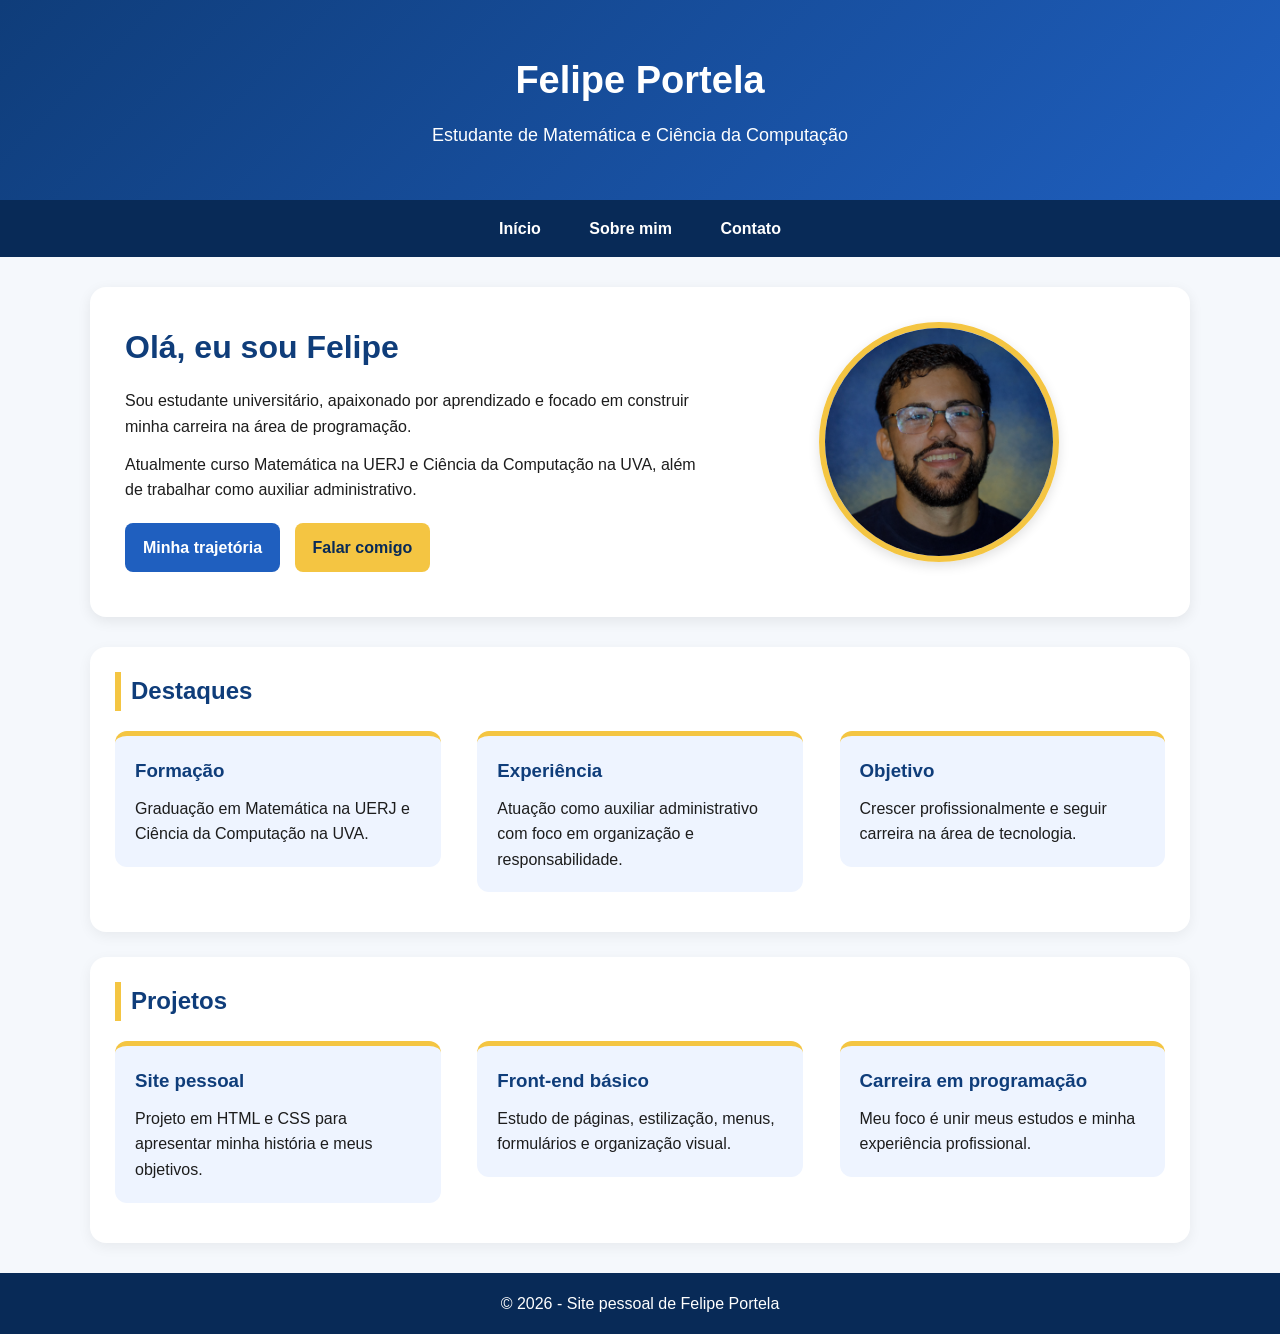
<file: index.html>
<!DOCTYPE html>
<html lang="pt-BR">
<head>
    <meta charset="UTF-8">
    <meta name="viewport" content="width=device-width, initial-scale=1.0">
    <title>Felipe Portela | Início</title>
    <link rel="stylesheet" href="style.css">
</head>
<body>

    <header class="topo">
        <div class="container">
            <h1>Felipe Portela</h1>
            <p>Estudante de Matemática e Ciência da Computação</p>
        </div>
    </header>

    <nav class="menu-area">
        <div class="container">
            <ul class="menu">
                <li><a href="index.html">Início</a></li>
                <li><a href="sobre.html">Sobre mim</a></li>
                <li><a href="contato.html">Contato</a></li>
            </ul>
        </div>
    </nav>

    <main class="container">

        <section class="hero">
            <div class="hero-texto">
                <h2>Olá, eu sou Felipe</h2>
                <p>
                    Sou estudante universitário, apaixonado por aprendizado e focado
                    em construir minha carreira na área de programação.
                </p>
                <p>
                    Atualmente curso Matemática na UERJ e Ciência da Computação na UVA,
                    além de trabalhar como auxiliar administrativo.
                </p>

                <div class="botoes">
                    <a href="sobre.html" class="botao">Minha trajetória</a>
                    <a href="contato.html" class="botao botao-amarelo">Falar comigo</a>
                </div>
            </div>

            <div class="hero-imagem">
                <img src="perfil.png" alt="foto do Felipe">
            </div>
        </section>

        <section class="bloco">
            <h2>Destaques</h2>

            <div class="cards">
                <article class="card">
                    <h3>Formação</h3>
                    <p>Graduação em Matemática na UERJ e Ciência da Computação na UVA.</p>
                </article>

                <article class="card">
                    <h3>Experiência</h3>
                    <p>Atuação como auxiliar administrativo com foco em organização e responsabilidade.</p>
                </article>

                <article class="card">
                    <h3>Objetivo</h3>
                    <p>Crescer profissionalmente e seguir carreira na área de tecnologia.</p>
                </article>
            </div>
        </section>

        <section class="bloco">
            <h2>Projetos</h2>

            <div class="cards">
                <article class="card">
                    <h3>Site pessoal</h3>
                    <p>Projeto em HTML e CSS para apresentar minha história e meus objetivos.</p>
                </article>

                <article class="card">
                    <h3>Front-end básico</h3>
                    <p>Estudo de páginas, estilização, menus, formulários e organização visual.</p>
                </article>

                <article class="card">
                    <h3>Carreira em programação</h3>
                    <p>Meu foco é unir meus estudos e minha experiência profissional.</p>
                </article>
            </div>
        </section>

    </main>

    <footer>
        <p>© 2026 - Site pessoal de Felipe Portela</p>
    </footer>

</body>
</html>
</file>
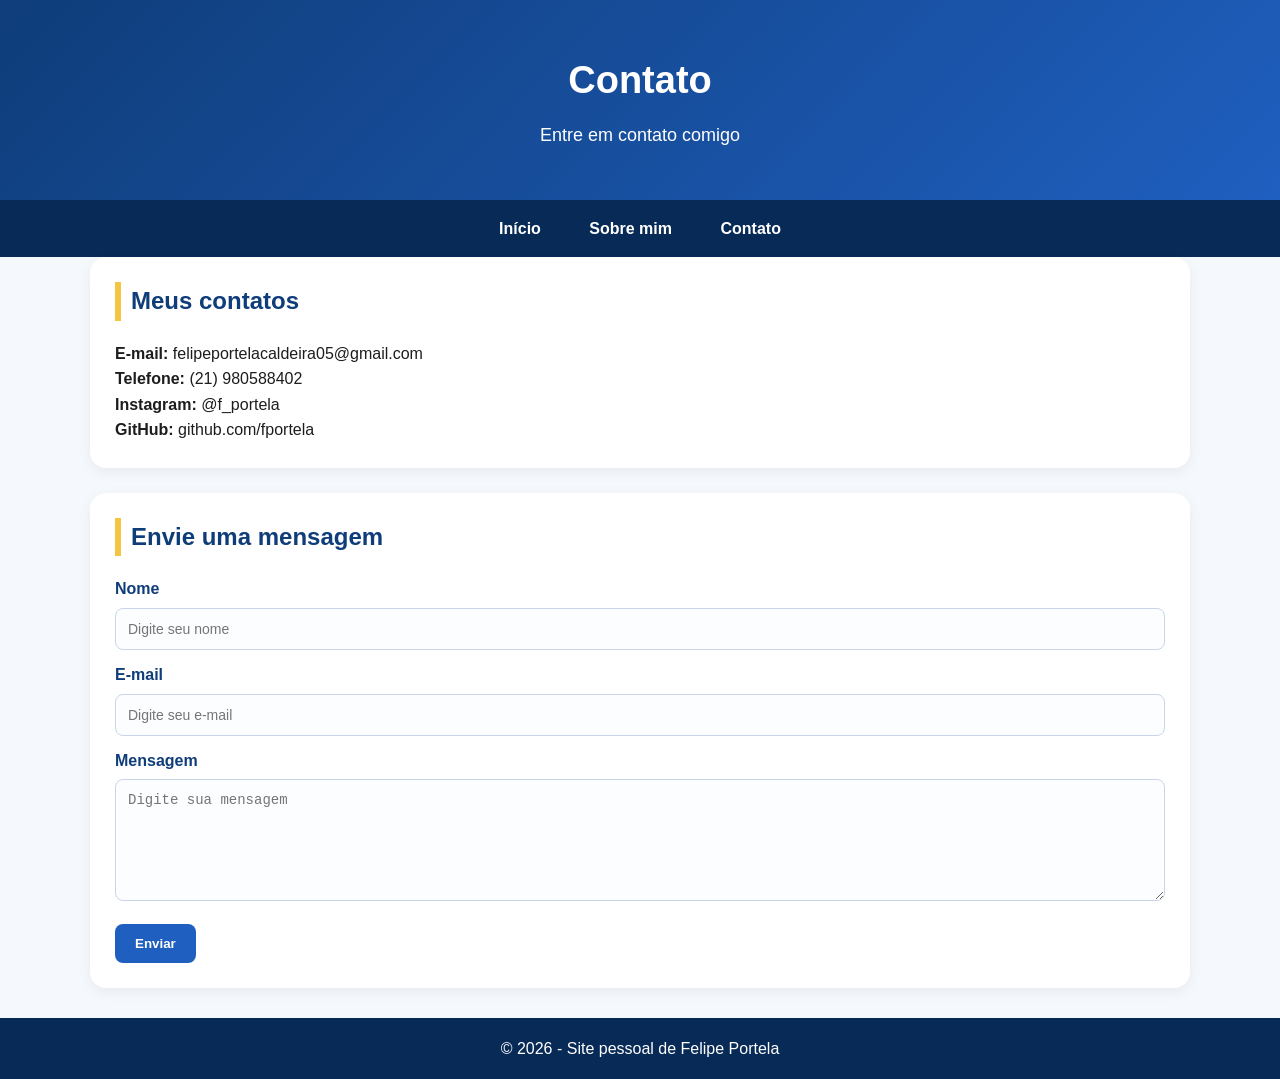
<file: contato.html>
<!DOCTYPE html>
<html lang="pt-BR">
<head>
    <meta charset="UTF-8">
    <meta name="viewport" content="width=device-width, initial-scale=1.0">
    <title>Felipe Portela | Contato</title>
    <link rel="stylesheet" href="style.css">
</head>
<body>

    <header class="topo">
        <div class="container">
            <h1>Contato</h1>
            <p>Entre em contato comigo</p>
        </div>
    </header>

    <nav class="menu-area">
        <div class="container">
            <ul class="menu">
                <li><a href="index.html">Início</a></li>
                <li><a href="sobre.html">Sobre mim</a></li>
                <li><a href="contato.html">Contato</a></li>
            </ul>
        </div>
    </nav>

    <main class="container">

        <section class="bloco">
            <h2>Meus contatos</h2>
            <p><strong>E-mail:</strong> felipeportelacaldeira05@gmail.com</p>
            <p><strong>Telefone:</strong> (21) 980588402</p>
            <p><strong>Instagram:</strong> @f_portela</p>
            <p><strong>GitHub:</strong> github.com/fportela</p>
        </section>

        <section class="bloco">
            <h2>Envie uma mensagem</h2>

            <form>
                <label for="nome">Nome</label>
                <input type="text" id="nome" name="nome" placeholder="Digite seu nome">

                <label for="email">E-mail</label>
                <input type="email" id="email" name="email" placeholder="Digite seu e-mail">

                <label for="mensagem">Mensagem</label>
                <textarea id="mensagem" name="mensagem" rows="6" placeholder="Digite sua mensagem"></textarea>

                <button type="submit">Enviar</button>
            </form>
        </section>

    </main>

    <footer>
        <p>© 2026 - Site pessoal de Felipe Portela</p>
    </footer>

</body>
</html>
</file>
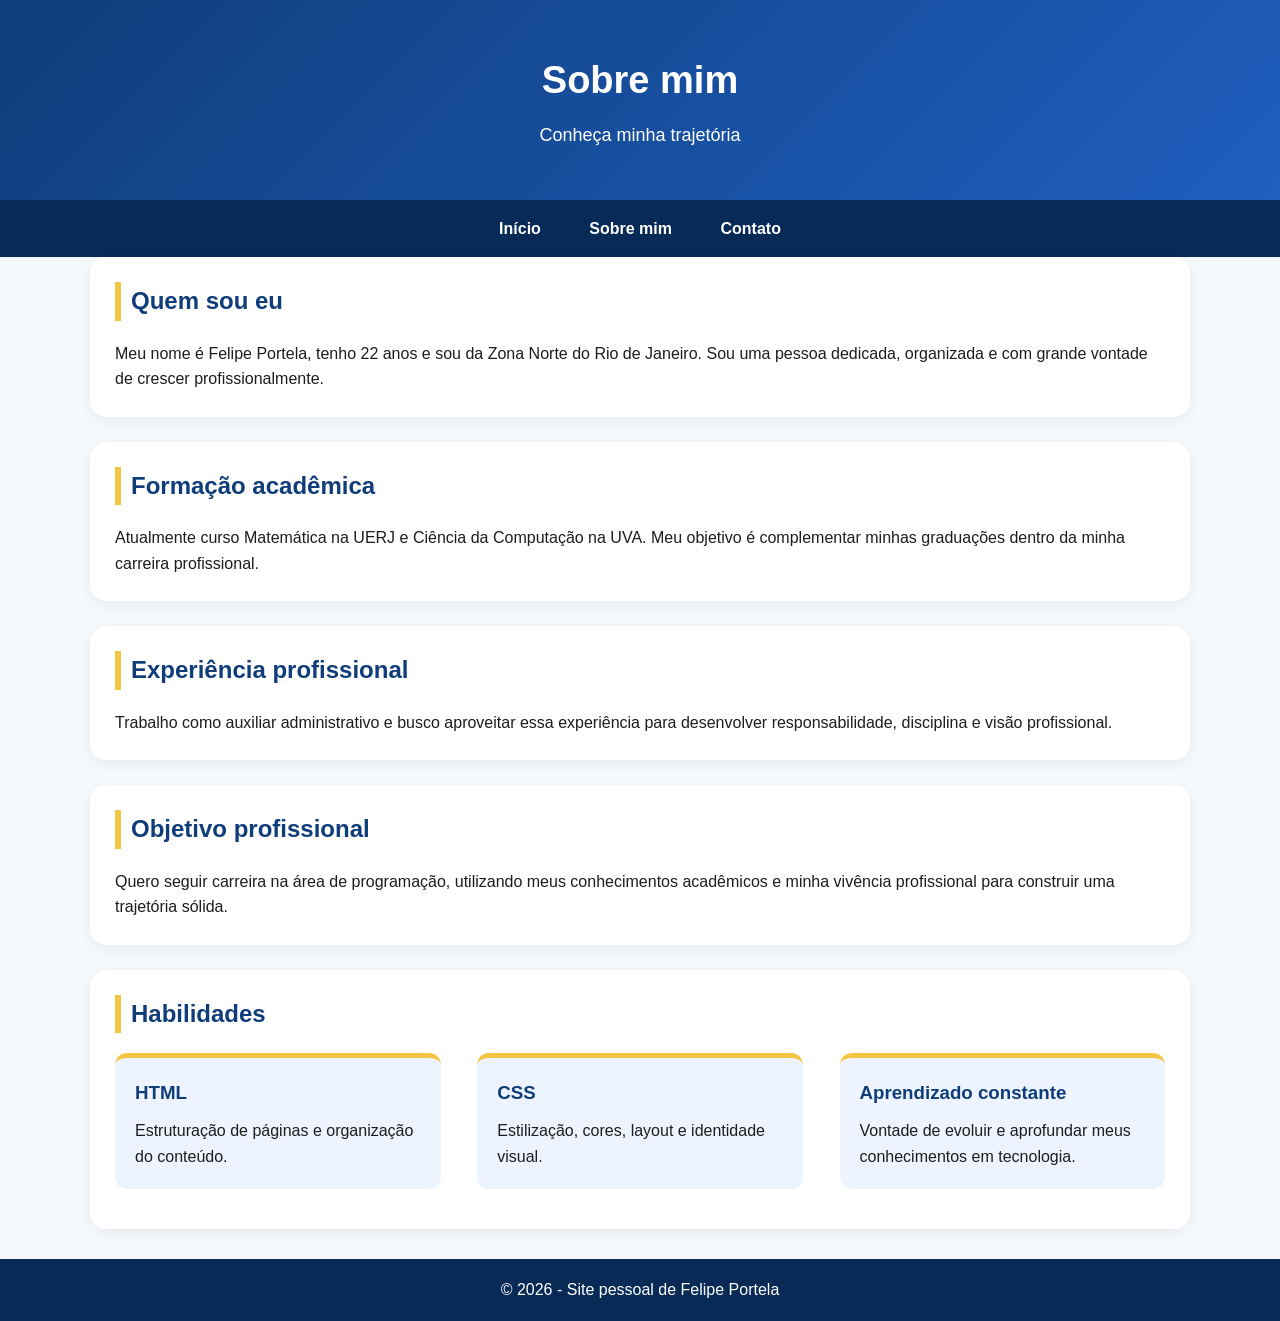
<file: sobre.html>
<!DOCTYPE html>
<html lang="pt-BR">
<head>
    <meta charset="UTF-8">
    <meta name="viewport" content="width=device-width, initial-scale=1.0">
    <title>Felipe Portela | Sobre mim</title>
    <link rel="stylesheet" href="style.css">
</head>
<body>

    <header class="topo">
        <div class="container">
            <h1>Sobre mim</h1>
            <p>Conheça minha trajetória</p>
        </div>
    </header>

    <nav class="menu-area">
        <div class="container">
            <ul class="menu">
                <li><a href="index.html">Início</a></li>
                <li><a href="sobre.html">Sobre mim</a></li>
                <li><a href="contato.html">Contato</a></li>
            </ul>
        </div>
    </nav>

    <main class="container">

        <section class="bloco">
            <h2>Quem sou eu</h2>
            <p>
                Meu nome é Felipe Portela, tenho 22 anos e sou da Zona Norte do Rio de Janeiro.
                Sou uma pessoa dedicada, organizada e com grande vontade de crescer profissionalmente.
            </p>
        </section>

        <section class="bloco">
            <h2>Formação acadêmica</h2>
            <p>
                Atualmente curso Matemática na UERJ e Ciência da Computação na UVA.
                Meu objetivo é complementar minhas graduações dentro da minha carreira profissional.
            </p>
        </section>

        <section class="bloco">
            <h2>Experiência profissional</h2>
            <p>
                Trabalho como auxiliar administrativo e busco aproveitar essa experiência
                para desenvolver responsabilidade, disciplina e visão profissional.
            </p>
        </section>

        <section class="bloco">
            <h2>Objetivo profissional</h2>
            <p>
                Quero seguir carreira na área de programação, utilizando meus conhecimentos
                acadêmicos e minha vivência profissional para construir uma trajetória sólida.
            </p>
        </section>

        <section class="bloco">
            <h2>Habilidades</h2>
            <div class="cards">
                <article class="card">
                    <h3>HTML</h3>
                    <p>Estruturação de páginas e organização do conteúdo.</p>
                </article>

                <article class="card">
                    <h3>CSS</h3>
                    <p>Estilização, cores, layout e identidade visual.</p>
                </article>

                <article class="card">
                    <h3>Aprendizado constante</h3>
                    <p>Vontade de evoluir e aprofundar meus conhecimentos em tecnologia.</p>
                </article>
            </div>
        </section>

    </main>

    <footer>
        <p>© 2026 - Site pessoal de Felipe Portela</p>
    </footer>

</body>
</html>
</file>
<file: style.css>
* {
    margin: 0;
    padding: 0;
    box-sizing: border-box;
}

body {
    font-family: Arial, sans-serif;
    background-color: #f5f8fc;
    color: #1d1d1d;
    line-height: 1.6;
}

.container {
    width: 90%;
    max-width: 1100px;
    margin: 0 auto;
}

.topo {
    background: linear-gradient(135deg, #0f3d7a, #1f5fbf);
    color: white;
    text-align: center;
    padding: 50px 20px;
}

.topo h1 {
    font-size: 38px;
    margin-bottom: 10px;
}

.topo p {
    font-size: 18px;
}

.menu-area {
    background-color: #082a57;
}

.menu {
    list-style: none;
    text-align: center;
}

.menu li {
    display: inline-block;
}

.menu li a {
    display: block;
    color: white;
    text-decoration: none;
    padding: 16px 22px;
    font-weight: bold;
}

.menu li a:hover {
    background-color: #f4c542;
    color: #082a57;
}

.hero {
    background-color: white;
    margin: 30px 0;
    padding: 35px;
    border-radius: 16px;
    box-shadow: 0 4px 14px rgba(0, 0, 0, 0.08);
    overflow: hidden;
}

.hero-texto {
    width: 58%;
    float: left;
    padding-right: 20px;
}

.hero-texto h2 {
    font-size: 32px;
    color: #0f3d7a;
    margin-bottom: 15px;
}

.hero-texto p {
    margin-bottom: 12px;
}

.hero-imagem {
    width: 42%;
    float: left;
    text-align: center;
}

.hero-imagem img {
    width: 240px;
    height: 240px;
    object-fit: cover;
    border-radius: 50%;
    border: 6px solid #f4c542;
    box-shadow: 0 4px 12px rgba(0, 0, 0, 0.12);
}

.hero::after {
    content: "";
    display: block;
    clear: both;
}

.botoes {
    margin-top: 20px;
}

.botao {
    display: inline-block;
    background-color: #1f5fbf;
    color: white;
    text-decoration: none;
    padding: 12px 18px;
    border-radius: 8px;
    margin-right: 10px;
    margin-bottom: 10px;
    font-weight: bold;
}

.botao:hover {
    background-color: #0f3d7a;
}

.botao-amarelo {
    background-color: #f4c542;
    color: #082a57;
}

.botao-amarelo:hover {
    background-color: #ddb02f;
}

.bloco {
    background-color: white;
    margin-bottom: 25px;
    padding: 25px;
    border-radius: 16px;
    box-shadow: 0 4px 14px rgba(0, 0, 0, 0.06);
}

.bloco h2 {
    color: #0f3d7a;
    margin-bottom: 20px;
    border-left: 6px solid #f4c542;
    padding-left: 10px;
}

.cards {
    overflow: hidden;
}

.card {
    width: 31%;
    float: left;
    background-color: #eef4ff;
    padding: 20px;
    border-radius: 12px;
    margin-right: 3.5%;
    margin-bottom: 15px;
    border-top: 5px solid #f4c542;
}

.card:last-child {
    margin-right: 0;
}

.card h3 {
    color: #0f3d7a;
    margin-bottom: 10px;
}

.bloco::after,
.cards::after {
    content: "";
    display: block;
    clear: both;
}

label {
    display: block;
    margin-top: 12px;
    margin-bottom: 6px;
    font-weight: bold;
    color: #0f3d7a;
}

input,
textarea {
    width: 100%;
    padding: 12px;
    border: 1px solid #c9d5e6;
    border-radius: 8px;
    font-size: 14px;
    background-color: #fcfdff;
}

input:focus,
textarea:focus {
    outline: none;
    border: 1px solid #1f5fbf;
}

button {
    margin-top: 15px;
    padding: 12px 20px;
    background-color: #1f5fbf;
    color: white;
    border: none;
    border-radius: 8px;
    cursor: pointer;
    font-weight: bold;
}

button:hover {
    background-color: #0f3d7a;
}

footer {
    background-color: #082a57;
    color: white;
    text-align: center;
    padding: 18px;
    margin-top: 30px;
}

/* Responsividade */
@media (max-width: 900px) {
    .hero-texto,
    .hero-imagem,
    .card {
        width: 100%;
        float: none;
        margin-right: 0;
    }

    .hero-texto {
        padding-right: 0;
        margin-bottom: 20px;
        text-align: center;
    }

    .hero-imagem {
        margin-bottom: 10px;
    }

    .menu li {
        display: block;
    }

    .menu li a {
        border-top: 1px solid rgba(255, 255, 255, 0.15);
    }
}
</file>
